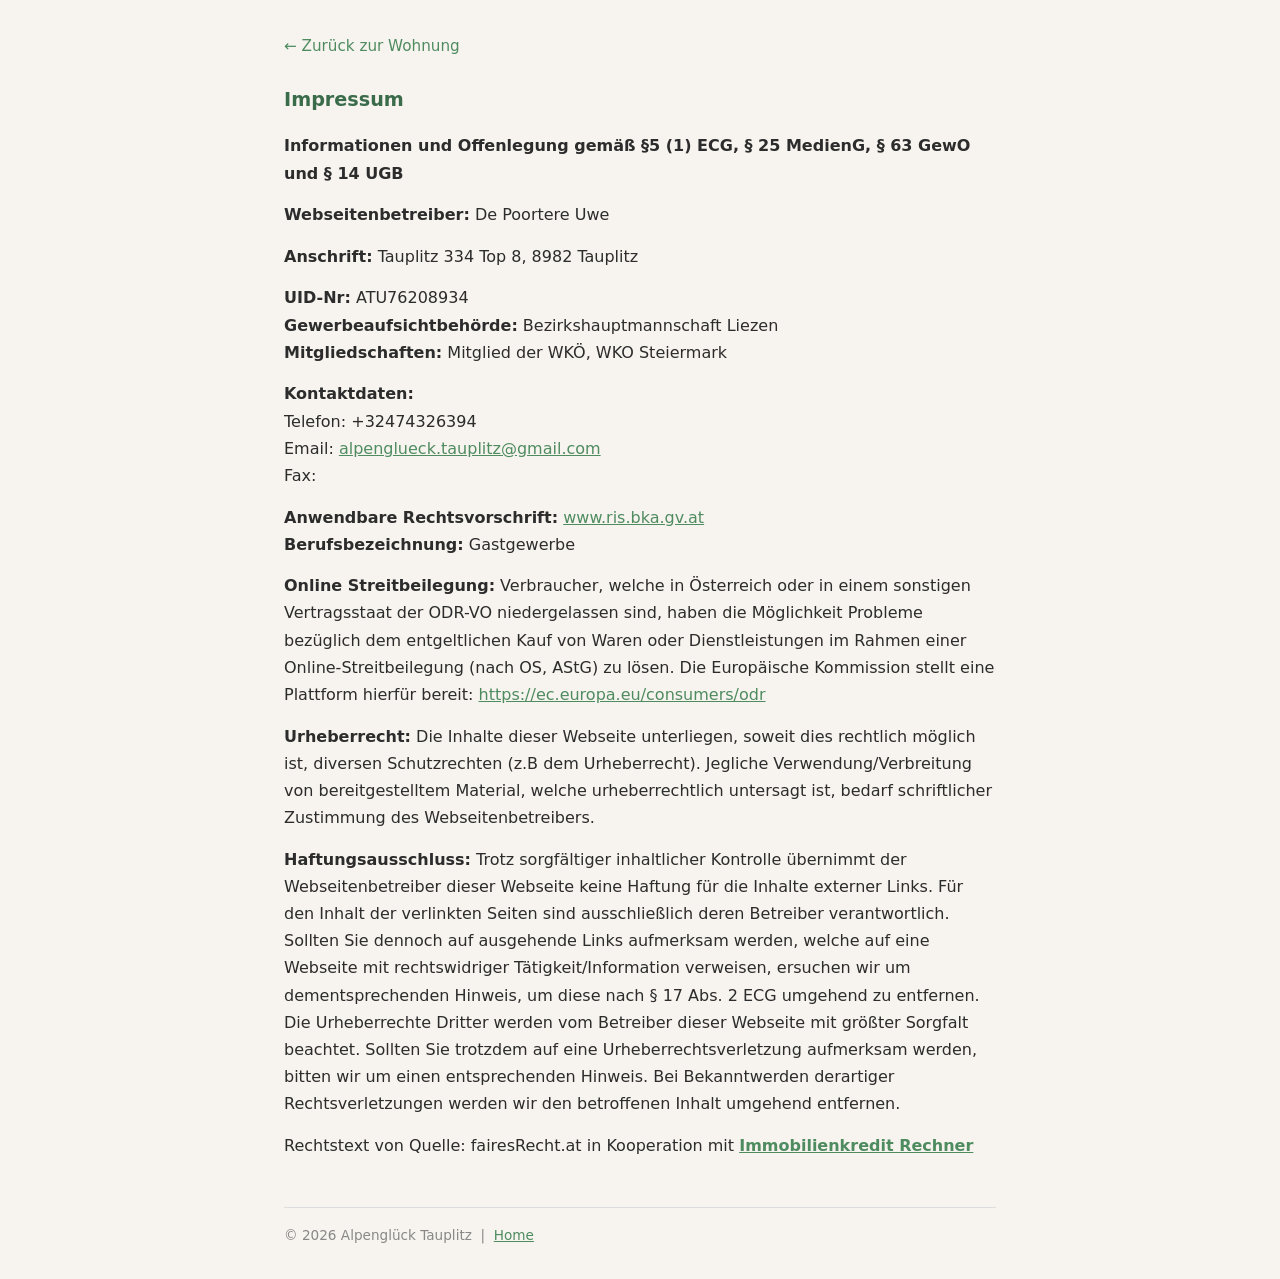
<file: impressum.html>
<!DOCTYPE html>
<html lang="de">
<head>
  <meta charset="UTF-8" />
  <meta name="viewport" content="width=device-width, initial-scale=1.0" />
  <title>Impressum – Alpenglück Tauplitz</title>
  <meta name="robots" content="index, follow" />
  <link rel="icon" type="image/svg+xml" href="/favicon.svg" />
  <style>
    *, *::before, *::after { box-sizing: border-box; margin: 0; padding: 0; }
    body {
      font-family: 'Segoe UI', system-ui, sans-serif;
      color: #2c2c2c;
      background: #f7f3ee;
      padding: 2rem 1.5rem;
      max-width: 760px;
      margin: 0 auto;
      line-height: 1.7;
    }
    h1 { font-size: 1.9rem; color: #3a6b4a; margin-bottom: .4rem; }
    h4 { font-size: 1.2rem; color: #3a6b4a; margin-bottom: 1rem; }
    .back { display: inline-block; margin-bottom: 1.5rem; color: #4e8c60; text-decoration: none; font-size: .95rem; }
    .back:hover { text-decoration: underline; }
    p { margin-bottom: .9rem; }
    a { color: #4e8c60; word-break: break-word; }
    footer {
      margin-top: 3rem;
      padding-top: 1rem;
      border-top: 1px solid #ddd;
      font-size: .85rem;
      color: #888;
    }
  </style>
</head>
<body>

<a class="back" href="index.html">&larr; Zurück zur Wohnung</a>

<h4>Impressum</h4>
<p><b>Informationen und Offenlegung gemäß &sect;5 (1) ECG, &sect; 25 MedienG, &sect; 63 GewO und &sect; 14 UGB</b></p>
<p><b>Webseitenbetreiber:</b> De Poortere Uwe</p>
<p><b>Anschrift:</b> Tauplitz 334 Top 8, 8982 Tauplitz</p>
<p><b>UID-Nr:</b> ATU76208934 <br> <b>Gewerbeaufsichtbehörde:</b> Bezirkshauptmannschaft Liezen <br> <b>Mitgliedschaften:</b> Mitglied der WKÖ, WKO Steiermark</p>
<p><b>Kontaktdaten:</b> <br> Telefon: +32474326394 <br> Email: <a href="mailto:alpenglueck.tauplitz@gmail.com">alpenglueck.tauplitz@gmail.com</a> <br> Fax: </p>

<p><b>Anwendbare Rechtsvorschrift:</b> <a href="https://www.ris.bka.gv.at" target="_blank" rel="noopener noreferrer">www.ris.bka.gv.at</a> <br> <b>Berufsbezeichnung:</b> Gastgewerbe</p>
<p><b>Online Streitbeilegung:</b> Verbraucher, welche in Österreich oder in einem sonstigen Vertragsstaat der ODR-VO niedergelassen sind, haben die Möglichkeit Probleme bezüglich dem entgeltlichen Kauf von Waren oder Dienstleistungen im Rahmen einer Online-Streitbeilegung (nach OS, AStG) zu lösen. Die Europäische Kommission stellt eine Plattform hierfür bereit: <a href="https://ec.europa.eu/consumers/odr" target="_blank" rel="noopener noreferrer">https://ec.europa.eu/consumers/odr</a></p>
<p><b>Urheberrecht:</b> Die Inhalte dieser Webseite unterliegen, soweit dies rechtlich möglich ist, diversen Schutzrechten (z.B dem Urheberrecht). Jegliche Verwendung/Verbreitung von bereitgestelltem Material, welche urheberrechtlich untersagt ist, bedarf schriftlicher Zustimmung des Webseitenbetreibers.</p>
<p><b>Haftungsausschluss:</b> Trotz sorgfältiger inhaltlicher Kontrolle übernimmt der Webseitenbetreiber dieser Webseite keine Haftung für die Inhalte externer Links. Für den Inhalt der verlinkten Seiten sind ausschließlich deren Betreiber verantwortlich. Sollten Sie dennoch auf ausgehende Links aufmerksam werden, welche auf eine Webseite mit rechtswidriger Tätigkeit/Information verweisen, ersuchen wir um dementsprechenden Hinweis, um diese nach § 17 Abs. 2 ECG umgehend zu entfernen.<br>Die Urheberrechte Dritter werden vom Betreiber dieser Webseite mit größter Sorgfalt beachtet. Sollten Sie trotzdem auf eine Urheberrechtsverletzung aufmerksam werden, bitten wir um einen entsprechenden Hinweis. Bei Bekanntwerden derartiger Rechtsverletzungen werden wir den betroffenen Inhalt umgehend entfernen.</p>
<p><span>Rechtstext von </span>Quelle: fairesRecht.at in Kooperation mit <b><a href="https://kredit123.at" target="_blank" rel="noopener noreferrer">Immobilienkredit Rechner</a></b></p>

<footer>
  &copy; <span id="yr"></span> Alpenglück Tauplitz &nbsp;|&nbsp;
  <a href="index.html">Home</a>
  <script>document.getElementById('yr').textContent = new Date().getFullYear();</script>
</footer>

</body>
</html>
</file>
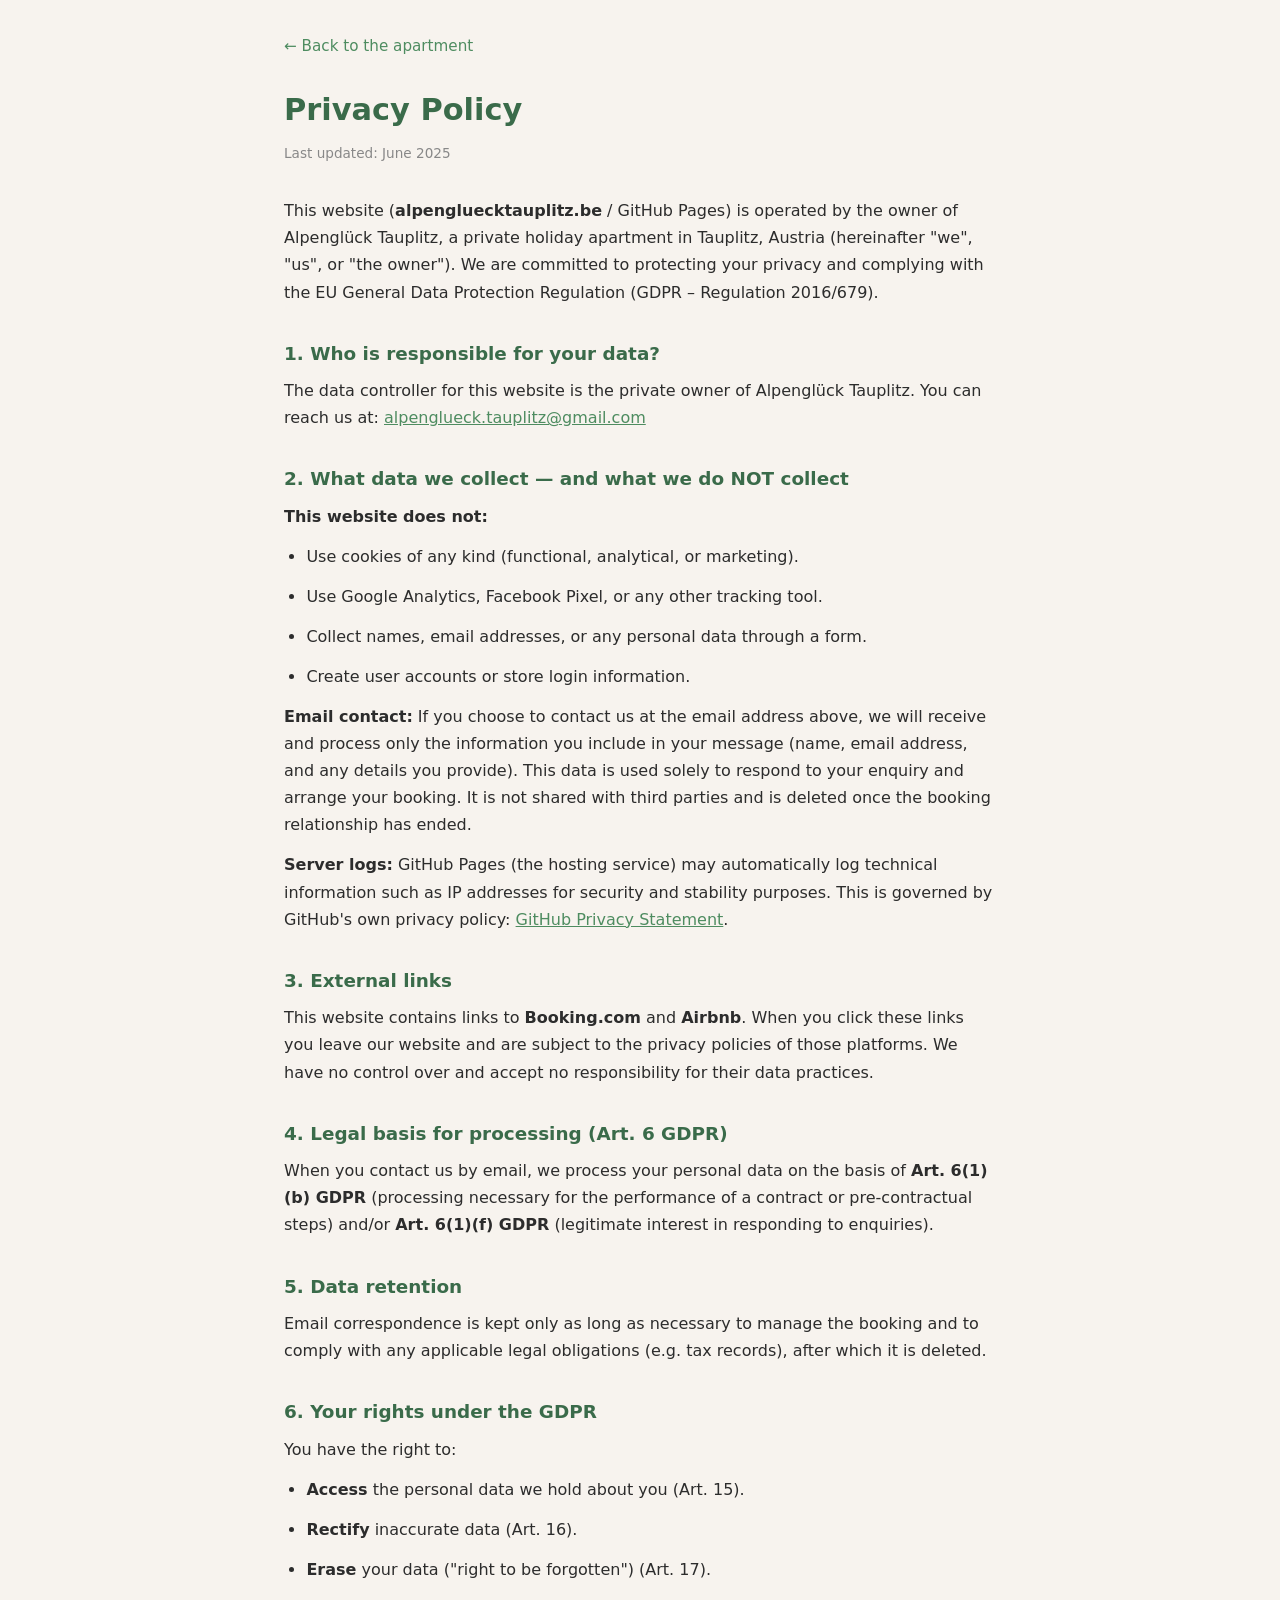
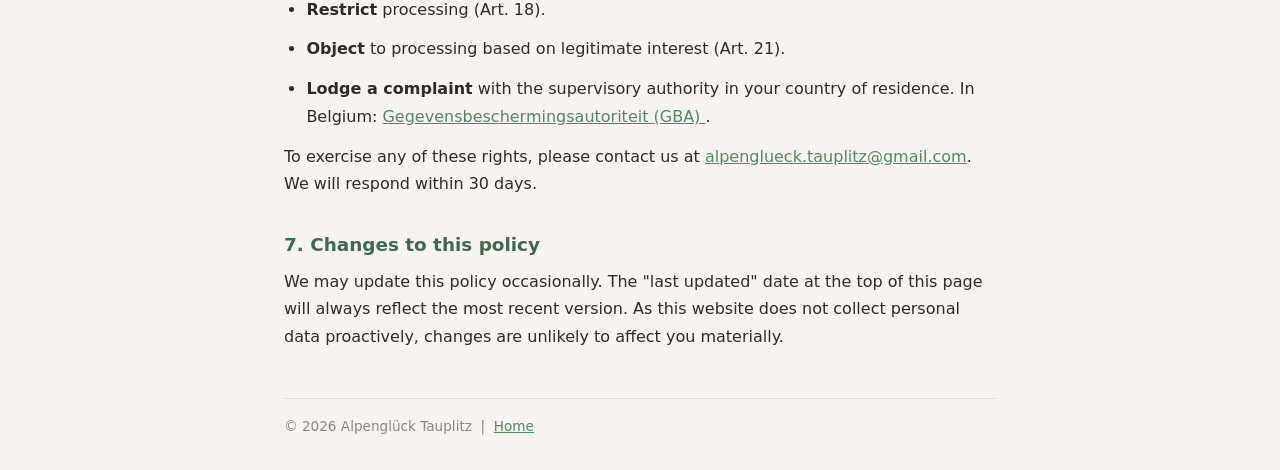
<file: privacy.html>
<!DOCTYPE html>
<html lang="en">
<head>
  <meta charset="UTF-8" />
  <meta name="viewport" content="width=device-width, initial-scale=1.0" />
  <title>Privacy Policy – Alpenglück Tauplitz</title>
  <link rel="icon" type="image/svg+xml" href="/favicon.svg" />
  <style>
    *, *::before, *::after { box-sizing: border-box; margin: 0; padding: 0; }
    body {
      font-family: 'Segoe UI', system-ui, sans-serif;
      color: #2c2c2c;
      background: #f7f3ee;
      padding: 2rem 1.5rem;
      max-width: 760px;
      margin: 0 auto;
      line-height: 1.7;
    }
    h1 { font-size: 1.9rem; color: #3a6b4a; margin-bottom: .4rem; }
    .back { display: inline-block; margin-bottom: 1.5rem; color: #4e8c60; text-decoration: none; font-size: .95rem; }
    .back:hover { text-decoration: underline; }
    .updated { font-size: .85rem; color: #888; margin-bottom: 2rem; }
    h2 { font-size: 1.15rem; color: #3a6b4a; margin: 2rem 0 .5rem; }
    p, li { margin-bottom: .8rem; }
    ul { padding-left: 1.4rem; }
    a { color: #4e8c60; }
    footer {
      margin-top: 3rem;
      padding-top: 1rem;
      border-top: 1px solid #ddd;
      font-size: .85rem;
      color: #888;
    }
  </style>
</head>
<body>

<a class="back" href="index.html">&larr; Back to the apartment</a>

<h1>Privacy Policy</h1>
<p class="updated">Last updated: June 2025</p>

<p>
  This website (<strong>alpengluecktauplitz.be</strong> / GitHub Pages) is operated by the
  owner of Alpenglück Tauplitz, a private holiday apartment in Tauplitz, Austria
  (hereinafter "we", "us", or "the owner").
  We are committed to protecting your privacy and complying with the EU General Data
  Protection Regulation (GDPR – Regulation 2016/679).
</p>

<h2>1. Who is responsible for your data?</h2>
<p>
  The data controller for this website is the private owner of Alpenglück Tauplitz.
  You can reach us at:
  <a href="mailto:alpenglueck.tauplitz@gmail.com">alpenglueck.tauplitz@gmail.com</a>
</p>

<h2>2. What data we collect — and what we do NOT collect</h2>
<p><strong>This website does not:</strong></p>
<ul>
  <li>Use cookies of any kind (functional, analytical, or marketing).</li>
  <li>Use Google Analytics, Facebook Pixel, or any other tracking tool.</li>
  <li>Collect names, email addresses, or any personal data through a form.</li>
  <li>Create user accounts or store login information.</li>
</ul>
<p>
  <strong>Email contact:</strong> If you choose to contact us at the email address above,
  we will receive and process only the information you include in your message
  (name, email address, and any details you provide). This data is used solely to
  respond to your enquiry and arrange your booking. It is not shared with third parties
  and is deleted once the booking relationship has ended.
</p>
<p>
  <strong>Server logs:</strong> GitHub Pages (the hosting service) may automatically log
  technical information such as IP addresses for security and stability purposes.
  This is governed by GitHub's own privacy policy:
  <a href="https://docs.github.com/en/site-policy/privacy-policies/github-general-privacy-statement"
     target="_blank" rel="noopener noreferrer">GitHub Privacy Statement</a>.
</p>

<h2>3. External links</h2>
<p>
  This website contains links to <strong>Booking.com</strong> and <strong>Airbnb</strong>.
  When you click these links you leave our website and are subject to the privacy policies
  of those platforms. We have no control over and accept no responsibility for their
  data practices.
</p>

<h2>4. Legal basis for processing (Art. 6 GDPR)</h2>
<p>
  When you contact us by email, we process your personal data on the basis of
  <strong>Art. 6(1)(b) GDPR</strong> (processing necessary for the performance of a
  contract or pre-contractual steps) and/or <strong>Art. 6(1)(f) GDPR</strong>
  (legitimate interest in responding to enquiries).
</p>

<h2>5. Data retention</h2>
<p>
  Email correspondence is kept only as long as necessary to manage the booking and
  to comply with any applicable legal obligations (e.g. tax records), after which
  it is deleted.
</p>

<h2>6. Your rights under the GDPR</h2>
<p>You have the right to:</p>
<ul>
  <li><strong>Access</strong> the personal data we hold about you (Art. 15).</li>
  <li><strong>Rectify</strong> inaccurate data (Art. 16).</li>
  <li><strong>Erase</strong> your data ("right to be forgotten") (Art. 17).</li>
  <li><strong>Restrict</strong> processing (Art. 18).</li>
  <li><strong>Object</strong> to processing based on legitimate interest (Art. 21).</li>
  <li><strong>Lodge a complaint</strong> with the supervisory authority in your country of
      residence. In Belgium:
      <a href="https://www.dataprotectionauthority.be" target="_blank" rel="noopener noreferrer">
        Gegevensbeschermingsautoriteit (GBA)
      </a>.
  </li>
</ul>
<p>
  To exercise any of these rights, please contact us at
  <a href="mailto:alpenglueck.tauplitz@gmail.com">alpenglueck.tauplitz@gmail.com</a>.
  We will respond within 30 days.
</p>

<h2>7. Changes to this policy</h2>
<p>
  We may update this policy occasionally. The "last updated" date at the top of this
  page will always reflect the most recent version. As this website does not collect
  personal data proactively, changes are unlikely to affect you materially.
</p>

<footer>
  &copy; <span id="yr"></span> Alpenglück Tauplitz &nbsp;|&nbsp;
  <a href="index.html">Home</a>
  <script>document.getElementById('yr').textContent = new Date().getFullYear();</script>
</footer>

</body>
</html>
</file>
